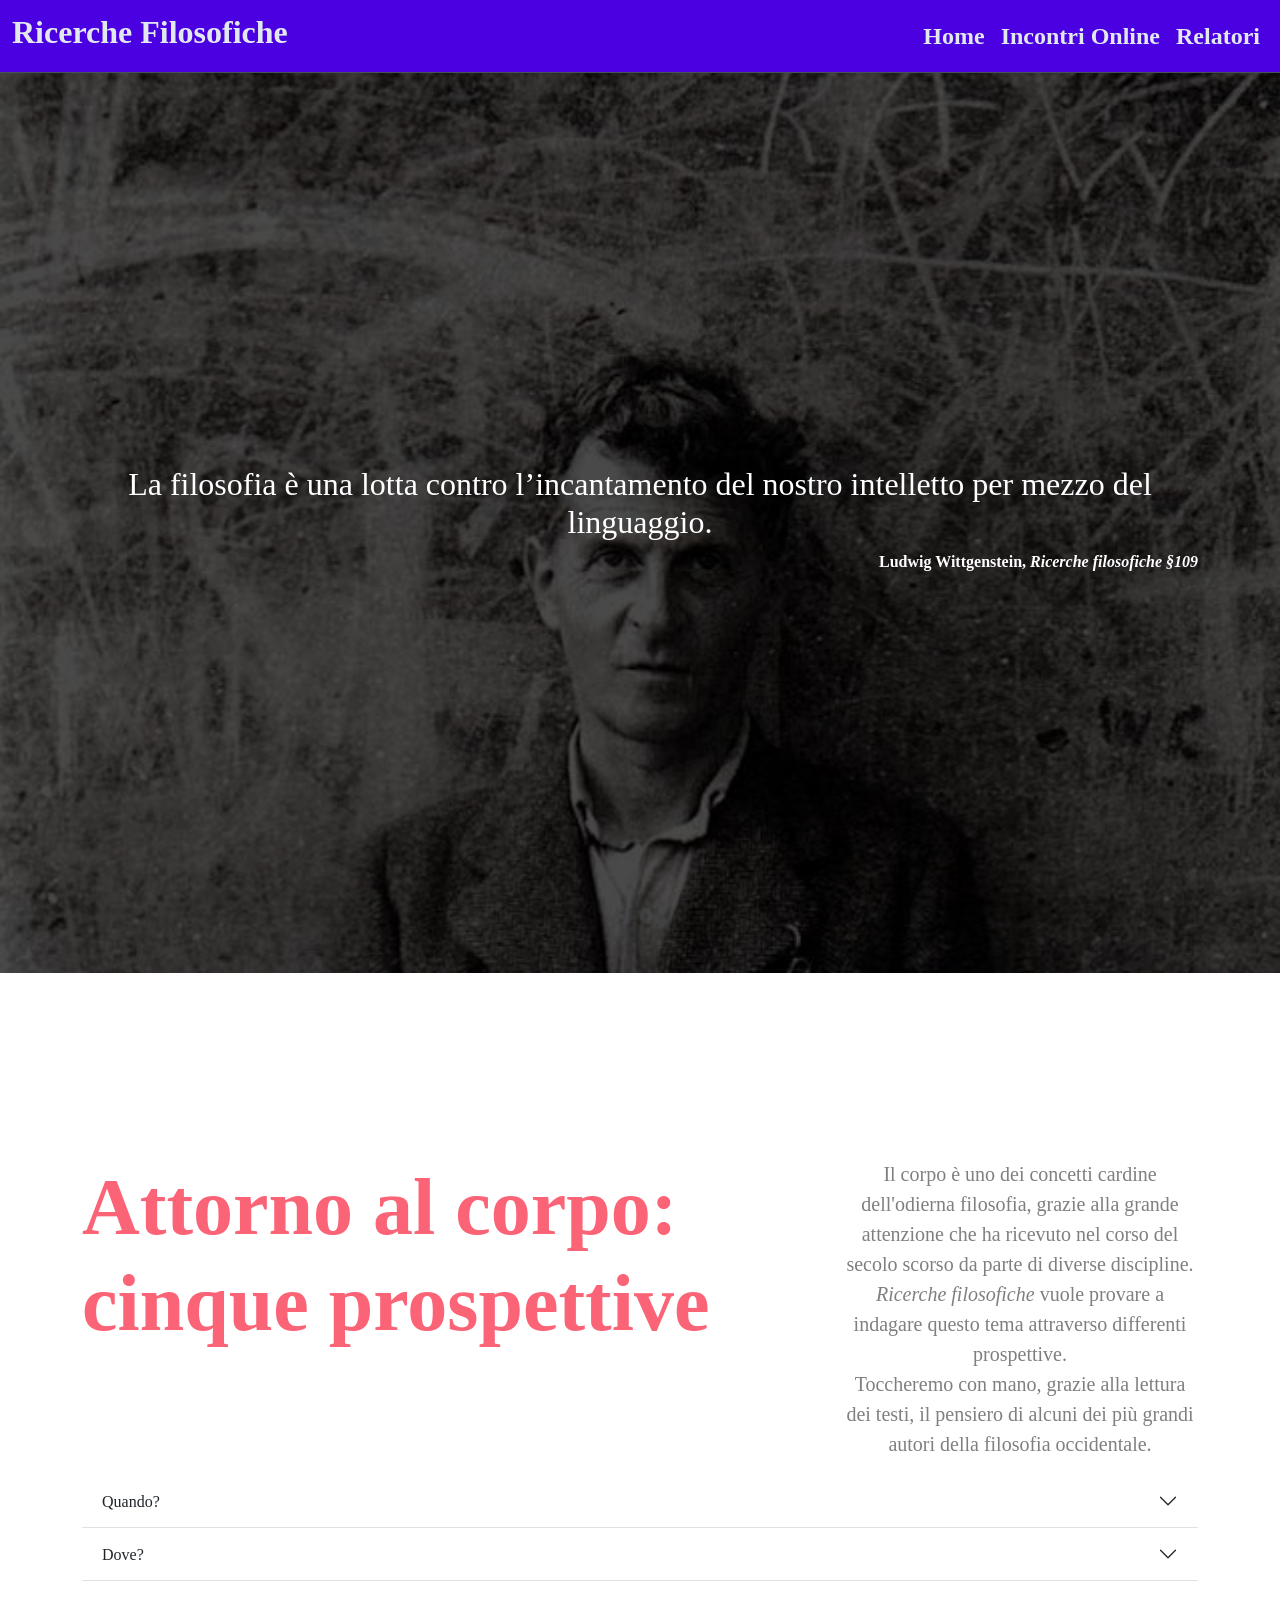
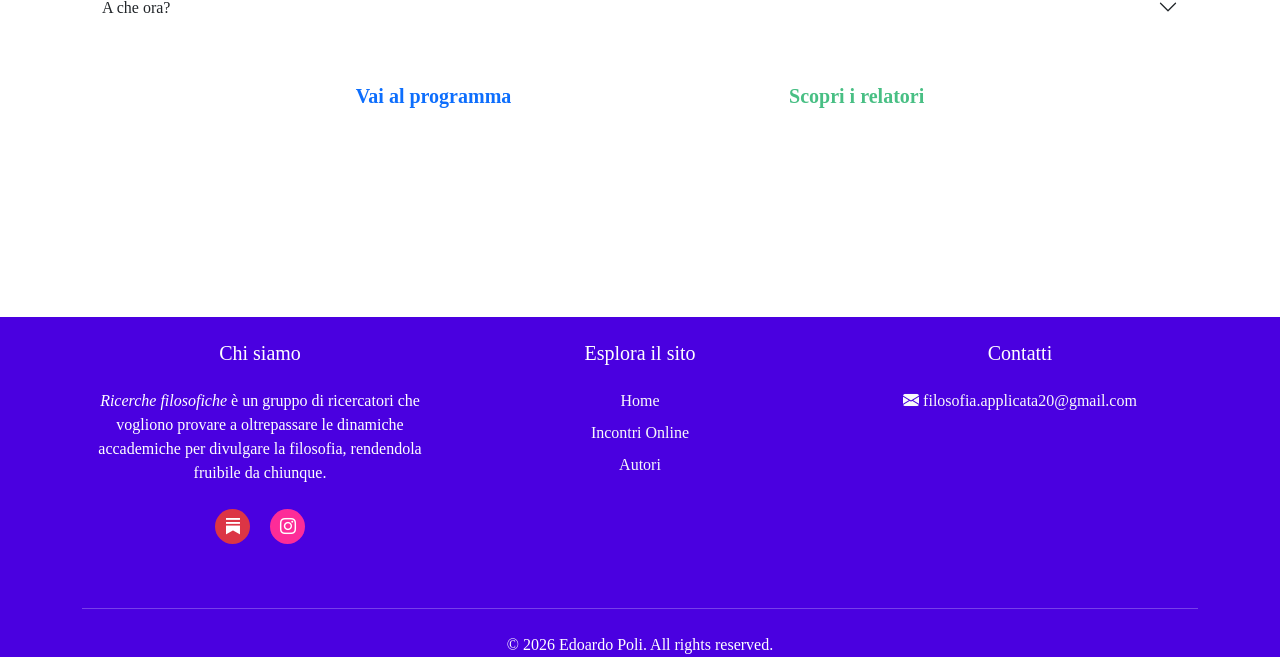
<file: index.html>
<!doctype html>
<html lang="en">
  <head>
    <meta charset="utf-8" />
    <meta name="viewport" content="width=device-width, initial-scale=1" />
    <title>Ricerche Filosofiche</title>
    <link
      href="https://cdn.jsdelivr.net/npm/bootstrap@5.3.8/dist/css/bootstrap.min.css"
      rel="stylesheet"
      integrity="sha384-sRIl4kxILFvY47J16cr9ZwB07vP4J8+LH7qKQnuqkuIAvNWLzeN8tE5YBujZqJLB"
      crossorigin="anonymous"
    />

    <link
      rel="stylesheet"
      href="https://cdn.jsdelivr.net/npm/bootstrap-icons@1.13.1/font/bootstrap-icons.min.css"
    />

    <link rel="stylesheet" href="style.css" />
  </head>
  <body>
    <!-- Navbar -->
    <nav
      class="navbar navbar-expand-lg border-bottom border-body"
      data-bs-theme="dark"
    >
      <div class="container-fluid">
        <a class="navbar-brand" href="index.html">
          <h2 class="navbar-titolo">Ricerche Filosofiche</h2></a
        >
        <button
          class="navbar-toggler border border-white"
          type="button"
          data-bs-toggle="collapse"
          data-bs-target="#navbarNav"
          aria-controls="navbarNav"
          aria-expanded="false"
          aria-label="Toggle navigation"
        >
          <span class="navbar-toggler-icon"></span>
        </button>
        <div
          class="collapse navbar-collapse justify-content-end"
          id="navbarNav"
        >
          <ul class="navbar-nav">
            <li class="nav-item">
              <a
                class="nav-link active fs-4"
                aria-current="page"
                href="index.html"
                >Home</a
              >
            </li>

            <li class="nav-item">
              <a class="nav-link fs-4" href="incontrionline.html"
                >Incontri Online</a
              >
            </li>
            <li class="nav-item">
              <a class="nav-link fs-4" href="autori.html">Relatori</a>
            </li>
          </ul>
        </div>
      </div>
    </nav>

    <!-- Hero Section -->

    <section class="hero-section">
      <div class="container mt-2">
        <div class="row">
          <div class="col">
            <h2>
              La filosofia è una lotta contro l’incantamento del nostro
              intelletto per mezzo del linguaggio.
            </h2>
            <p class="text-end">
              Ludwig Wittgenstein, <i> Ricerche filosofiche §109</i>
            </p>
          </div>
        </div>
      </div>
    </section>

    <section class="incontri-section">
      <div class="container">
        <div class="row">
          <div class="col-12 col-md-8 text-lg-start text-center">
            <h2 class="display-1 fw-bold titolo-home">
              Attorno al corpo: <br />cinque prospettive
            </h2>
          </div>

          <div class="col-12 col-md-4 text-center">
            <p class="lead text-black-50">
              Il corpo è uno dei concetti cardine dell'odierna filosofia, grazie
              alla grande attenzione che ha ricevuto nel corso del secolo scorso
              da parte di diverse discipline.
              <br />
              <i>Ricerche filosofiche</i> vuole provare a indagare questo tema
              attraverso differenti prospettive.
              <br />
              Toccheremo con mano, grazie alla lettura dei testi, il pensiero di
              alcuni dei più grandi autori della filosofia occidentale.
            </p>
          </div>
        </div>

        <div class="accordion accordion-flush" id="accordionFlushExample">
          <div class="accordion-item">
            <h2 class="accordion-header">
              <button
                class="accordion-button collapsed"
                type="button"
                data-bs-toggle="collapse"
                data-bs-target="#flush-collapseOne"
                aria-expanded="false"
                aria-controls="flush-collapseOne"
              >
                Quando?
              </button>
            </h2>
            <div
              id="flush-collapseOne"
              class="accordion-collapse collapse"
              data-bs-parent="#accordionFlushExample"
            >
              <div class="accordion-body fs-5">
                <p class="accordion-text">Dal 2 ottobre al 5 novembre</p>
              </div>
            </div>
          </div>
          <div class="accordion-item">
            <h2 class="accordion-header">
              <button
                class="accordion-button collapsed"
                type="button"
                data-bs-toggle="collapse"
                data-bs-target="#flush-collapseTwo"
                aria-expanded="false"
                aria-controls="flush-collapseTwo"
              >
                Dove?
              </button>
            </h2>
            <div
              id="flush-collapseTwo"
              class="accordion-collapse collapse"
              data-bs-parent="#accordionFlushExample"
            >
              <div class="accordion-body">
                <a
                  href="https://meet.jit.si/moderated/1618e1fb54a10b8853d592615b79fad582da89ba06adfb45648867e5769e796b"
                >
                  <p class="accordion-text fs-5">Collegati all'incontro</p></a
                >
              </div>
            </div>
          </div>
          <div class="accordion-item">
            <h2 class="accordion-header">
              <button
                class="accordion-button collapsed"
                type="button"
                data-bs-toggle="collapse"
                data-bs-target="#flush-collapseThree"
                aria-expanded="false"
                aria-controls="flush-collapseThree"
              >
                A che ora?
              </button>
            </h2>
            <div
              id="flush-collapseThree"
              class="accordion-collapse collapse"
              data-bs-parent="#accordionFlushExample"
            >
              <div class="accordion-body fs-5">
                <p class="accordion-text">21.00</p>
              </div>
            </div>
          </div>
        </div>

        <div class="d-flex justify-content-evenly gap-1 gap-media mt-5">
          <a href="incontrionline.html" class="vai-programma">
            <p class="lead fw-bolder">Vai al programma</p></a
          >

          <a href="autori.html" class="vai-relatori">
            <p class="lead fw-bolder">Scopri i relatori</p>
          </a>
        </div>
      </div>
    </section>

    <!--Footer-->
    <footer class="mt-5">
      <div class="container">
        <div class="row g-4 text-center">
          <!-- Info -->
          <div class="col-12 col-md-4">
            <h5 class="mb-4">Chi siamo</h5>
            <p class="mb-4">
              <i>Ricerche filosofiche</i> è un gruppo di ricercatori che
              vogliono provare a oltrepassare le dinamiche accademiche per
              divulgare la filosofia, rendendola fruibile da chiunque.
            </p>
            <div class="social-links">
              <a
                href="https://filosofiaapplicata.substack.com/"
                class="social-icon bg-danger"
              >
                <i class="bi bi-substack"></i>
              </a>
              <a
                href="https://www.instagram.com/filosofia_applicata/"
                class="social-icon instagram-icon"
              >
                <i class="bi bi-instagram"></i>
              </a>
            </div>
          </div>

          <!-- Quick Links -->
          <div class="col-12 col-md-4">
            <h5 class="mb-4">Esplora il sito</h5>
            <ul class="list-unstyled">
              <li class="mb-2">
                <a href="index.html" class="footer-link">Home</a>
              </li>
              <li class="mb-2">
                <a href="incontrionline.html" class="footer-link"
                  >Incontri Online</a
                >
              </li>
              <li class="mb-2">
                <a href="autori.html" class="footer-link">Autori</a>
              </li>
            </ul>
          </div>

          <!-- Contact Info -->
          <div class="col-12 col-md-4">
            <h5 class="mb-4">Contatti</h5>
            <ul class="list-unstyled">
              <li class="mb-3">
                <a
                  href="mailto:filosofia.applicata20@gmail.com"
                  class="footer-link"
                >
                  <i class="bi bi-envelope-fill"> </i>
                  filosofia.applicata20@gmail.com
                </a>
              </li>
            </ul>
          </div>
        </div>

        <!-- Copyright -->
        <div class="row mt-5">
          <div class="col-12">
            <hr class="mb-4" />
            <div class="text-center">
              <p class="mb-0">&copy; 2026 Edoardo Poli. All rights reserved.</p>
            </div>
          </div>
        </div>
      </div>
    </footer>

    <script
      src="https://cdn.jsdelivr.net/npm/bootstrap@5.3.8/dist/js/bootstrap.bundle.min.js"
      integrity="sha384-FKyoEForCGlyvwx9Hj09JcYn3nv7wiPVlz7YYwJrWVcXK/BmnVDxM+D2scQbITxI"
      crossorigin="anonymous"
    ></script>
  </body>
</html>
</file>
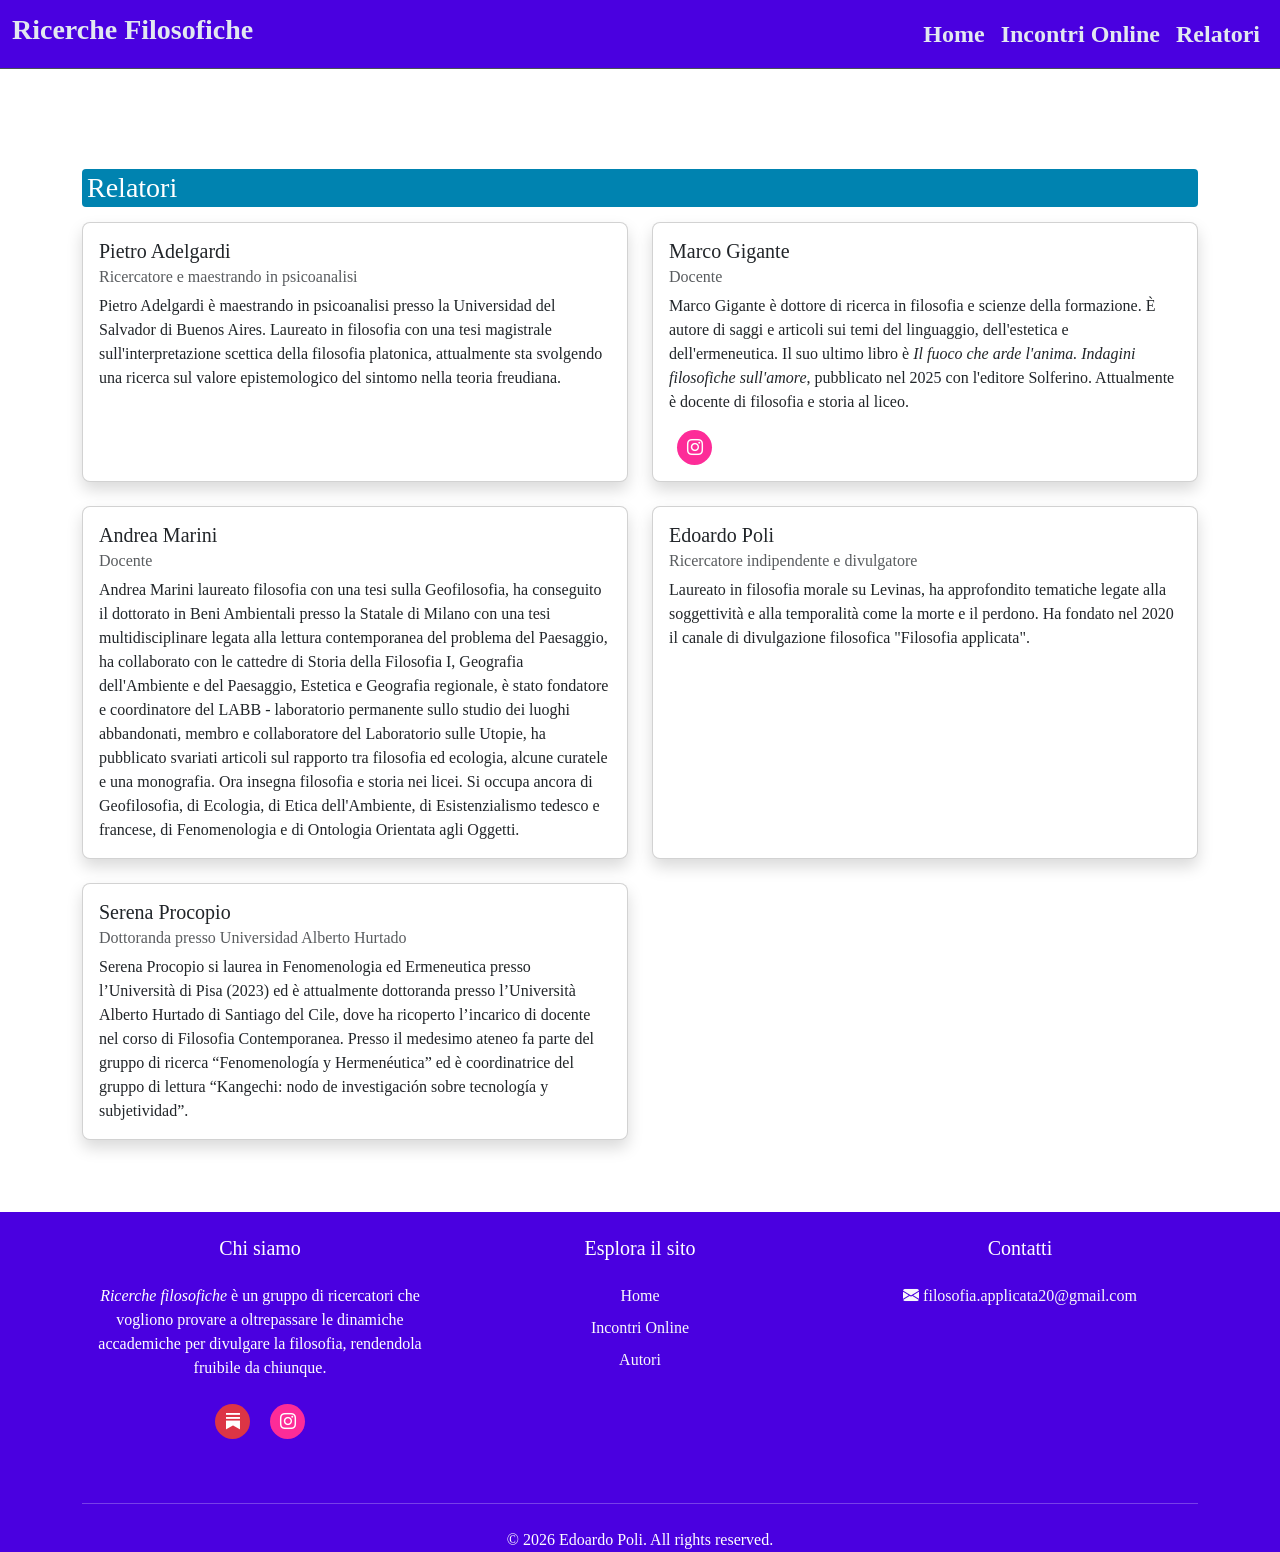
<file: autori.html>
<!doctype html>
<html lang="en">
  <head>
    <meta charset="utf-8" />
    <meta name="viewport" content="width=device-width, initial-scale=1" />
    <title>Ricerche Filosofiche</title>
    <link
      href="https://cdn.jsdelivr.net/npm/bootstrap@5.3.8/dist/css/bootstrap.min.css"
      rel="stylesheet"
      integrity="sha384-sRIl4kxILFvY47J16cr9ZwB07vP4J8+LH7qKQnuqkuIAvNWLzeN8tE5YBujZqJLB"
      crossorigin="anonymous"
    />

    <link
      rel="stylesheet"
      href="https://cdn.jsdelivr.net/npm/bootstrap-icons@1.13.1/font/bootstrap-icons.min.css"
    />

    <link rel="stylesheet" href="style.css" />
  </head>
  <body>
    <!-- Navbar -->
    <!-- Navbar -->
    <nav
      class="navbar navbar-expand-lg border-bottom border-body"
      data-bs-theme="dark"
    >
      <div class="container-fluid">
        <a class="navbar-brand" href="index.html">
          <h3 class="navbar-titolo">Ricerche Filosofiche</h3></a
        >
        <button
          class="navbar-toggler border border-white"
          type="button"
          data-bs-toggle="collapse"
          data-bs-target="#navbarNav"
          aria-controls="navbarNav"
          aria-expanded="false"
          aria-label="Toggle navigation"
        >
          <span class="navbar-toggler-icon"></span>
        </button>
        <div
          class="collapse navbar-collapse justify-content-end"
          id="navbarNav"
        >
          <ul class="navbar-nav">
            <li class="nav-item">
              <a class="nav-link active fs-4" aria-current="page" href="index.html"
                >Home</a
              >
            </li>

            <li class="nav-item">
              <a class="nav-link fs-4" href="incontrionline.html"
                >Incontri Online</a
              >
            </li>
            <li class="nav-item">
              <a class="nav-link fs-4" href="autori.html">Relatori</a>
            </li>
          </ul>
        </div>
      </div>
    </nav>


    <section class="">
      <div class="container mt-5 py-5">
        <div class="mt-1">
          <h3 class="titolo-autori">Relatori</h3>
        </div>
        <div class="row g-4 mb-4">
          <div class="col-12 col-md-6" id="pietroadelgardi">
            <div class="card card-autore shadow rounded-3">
              <div class="card-body">
                <h5 class="card-title" ">
                  Pietro Adelgardi
                </h5>
                <h6 class="card-subtitle mb-2 text-body-secondary">
                  Ricercatore e maestrando in psicoanalisi
                </h6>
                <p class="card-text">
                  Pietro Adelgardi è maestrando in psicoanalisi presso la
                  Universidad del Salvador di Buenos Aires. Laureato in
                  filosofia con una tesi magistrale sull'interpretazione
                  scettica della filosofia platonica, attualmente sta svolgendo
                  una ricerca sul valore epistemologico del sintomo nella teoria
                  freudiana.
                </p>
              </div>
            </div>
          </div>

          <div class="col-12 col-md-6" id="marcogigante">
            <div class="card card-autore shadow rounded-3">
              <div class="card-body">
                <h5 class="card-title" >Marco Gigante</h5>
                <h6 class="card-subtitle mb-2 text-body-secondary">Docente</h6>
                <p class="card-text">
                  Marco Gigante è dottore di ricerca in filosofia e scienze
                  della formazione. È autore di saggi e articoli sui temi del
                  linguaggio, dell'estetica e dell'ermeneutica. Il suo ultimo libro è
                  <i>Il fuoco che arde l'anima. Indagini filosofiche sull'amore</i>,
                  pubblicato nel 2025 con l'editore Solferino. Attualmente è
                  docente di filosofia e storia al liceo.
                </p>
                <a
                  href="https://www.instagram.com/marco_gigante2022/"
                  class="social-icon instagram-icon"
                >
                  <i class="bi bi-instagram"></i>
                </a>
              </div>
            </div>
          </div>
        </div>

        <div class="row g-4 mb-4">
          <div class="col-12 col-md-6" id="andreamarini">
            <div class="card card-autore shadow rounded-3">
              <div class="card-body">
                <h5 class="card-title" >Andrea Marini</h5>
                <h6 class="card-subtitle mb-2 text-body-secondary">Docente</h6>
                <p class="card-text">
                  Andrea Marini laureato filosofia con una tesi sulla
                  Geofilosofia, ha conseguito il dottorato in Beni Ambientali
                  presso la Statale di Milano con una tesi multidisciplinare
                  legata alla lettura contemporanea del problema del Paesaggio,
                  ha collaborato con le cattedre di Storia della Filosofia I,
                  Geografia dell'Ambiente e del Paesaggio, Estetica e Geografia
                  regionale, è stato fondatore e coordinatore del LABB -
                  laboratorio permanente sullo studio dei luoghi abbandonati,
                  membro e collaboratore del Laboratorio sulle Utopie, ha
                  pubblicato svariati articoli sul rapporto tra filosofia ed
                  ecologia, alcune curatele e una monografia. Ora insegna
                  filosofia e storia nei licei. Si occupa ancora di
                  Geofilosofia, di Ecologia, di Etica dell'Ambiente, di
                  Esistenzialismo tedesco e francese, di Fenomenologia e di
                  Ontologia Orientata agli Oggetti.
                </p>
              </div>
            </div>
          </div>

          <div class="col-12 col-md-6" id="edoardopoli">
            <div class="card card-autore shadow rounded-3">
              <div class="card-body">
                <h5 class="card-title">Edoardo Poli</h5>
                <h6 class="card-subtitle mb-2 text-body-secondary">
                  Ricercatore indipendente e divulgatore
                </h6>
                <p class="card-text">
                  Laureato in filosofia morale su Levinas, ha approfondito
                  tematiche legate alla soggettività e alla temporalità come la
                  morte e il perdono. Ha fondato nel 2020 il canale di
                  divulgazione filosofica "Filosofia applicata".
                </p>
              </div>
            </div>
          </div>
        </div>

        <div class="row g-4">
          <div class="col-12 col-md-6" id="serenaprocopio">
            <div class="card card-autore shadow rounded-3">
              <div class="card-body">
                <h5 class="card-title" >Serena Procopio</h5>
                <h6 class="card-subtitle mb-2 text-body-secondary">
                  Dottoranda presso Universidad Alberto Hurtado
                </h6>
                <p class="card-text">
                  Serena Procopio si laurea in Fenomenologia ed Ermeneutica
                  presso l’Università di Pisa (2023) ed è attualmente dottoranda
                  presso l’Università Alberto Hurtado di Santiago del Cile, dove
                  ha ricoperto l’incarico di docente nel corso di Filosofia
                  Contemporanea. Presso il medesimo ateneo fa parte del gruppo
                  di ricerca “Fenomenología y Hermenéutica” ed è coordinatrice
                  del gruppo di lettura “Kangechi: nodo de investigación sobre
                  tecnología y subjetividad”.
                </p>
              </div>
            </div>
          </div>
        </div>
      </div>
    </section>

    <!--Footer-->
      <!--Footer-->
    <footer class="mt-5">
      <div class="container">
        <div class="row g-4 text-center">
          <!-- Info -->
          <div class="col-12 col-md-4">
            <h5 class="mb-4">Chi siamo</h5>
            <p class="mb-4">
              <i>Ricerche filosofiche</i> è un gruppo di ricercatori che
              vogliono provare a oltrepassare le dinamiche accademiche per
              divulgare la filosofia, rendendola fruibile da chiunque.
            </p>
            <div class="social-links">
              <a
                href="https://filosofiaapplicata.substack.com/"
                class="social-icon bg-danger"
              >
                <i class="bi bi-substack"></i>
              </a>
              <a
                href="https://www.instagram.com/filosofia_applicata/"
                class="social-icon instagram-icon"
              >
                <i class="bi bi-instagram"></i>
              </a>
            </div>
          </div>

          <!-- Quick Links -->
          <div class="col-12 col-md-4">
            <h5 class="mb-4">Esplora il sito</h5>
            <ul class="list-unstyled">
              <li class="mb-2">
                <a href="index.html" class="footer-link">Home</a>
              </li>
              <li class="mb-2">
                <a href="incontrionline.html" class="footer-link"
                  >Incontri Online</a
                >
              </li>
              <li class="mb-2">
                <a href="autori.html" class="footer-link">Autori</a>
              </li>
            </ul>
          </div>

          <!-- Contact Info -->
          <div class="col-12 col-md-4">
            <h5 class="mb-4">Contatti</h5>
            <ul class="list-unstyled">
              <li class="mb-3">
                <a
                  href="mailto:filosofia.applicata20@gmail.com"
                  class="footer-link"
                >
                  <i class="bi bi-envelope-fill"> </i>
                  filosofia.applicata20@gmail.com
                </a>
              </li>
            </ul>
          </div>
        </div>

        <!-- Copyright -->
        <div class="row mt-5">
          <div class="col-12">
            <hr class="mb-4" />
            <div class="text-center">
              <p class="mb-0">&copy; 2026 Edoardo Poli. All rights reserved.</p>
            </div>
          </div>
        </div>
      </div>
    </footer>


    <script
      src="https://cdn.jsdelivr.net/npm/bootstrap@5.3.8/dist/js/bootstrap.bundle.min.js"
      integrity="sha384-FKyoEForCGlyvwx9Hj09JcYn3nv7wiPVlz7YYwJrWVcXK/BmnVDxM+D2scQbITxI"
      crossorigin="anonymous"
    ></script>
  </body>
</html>
</file>
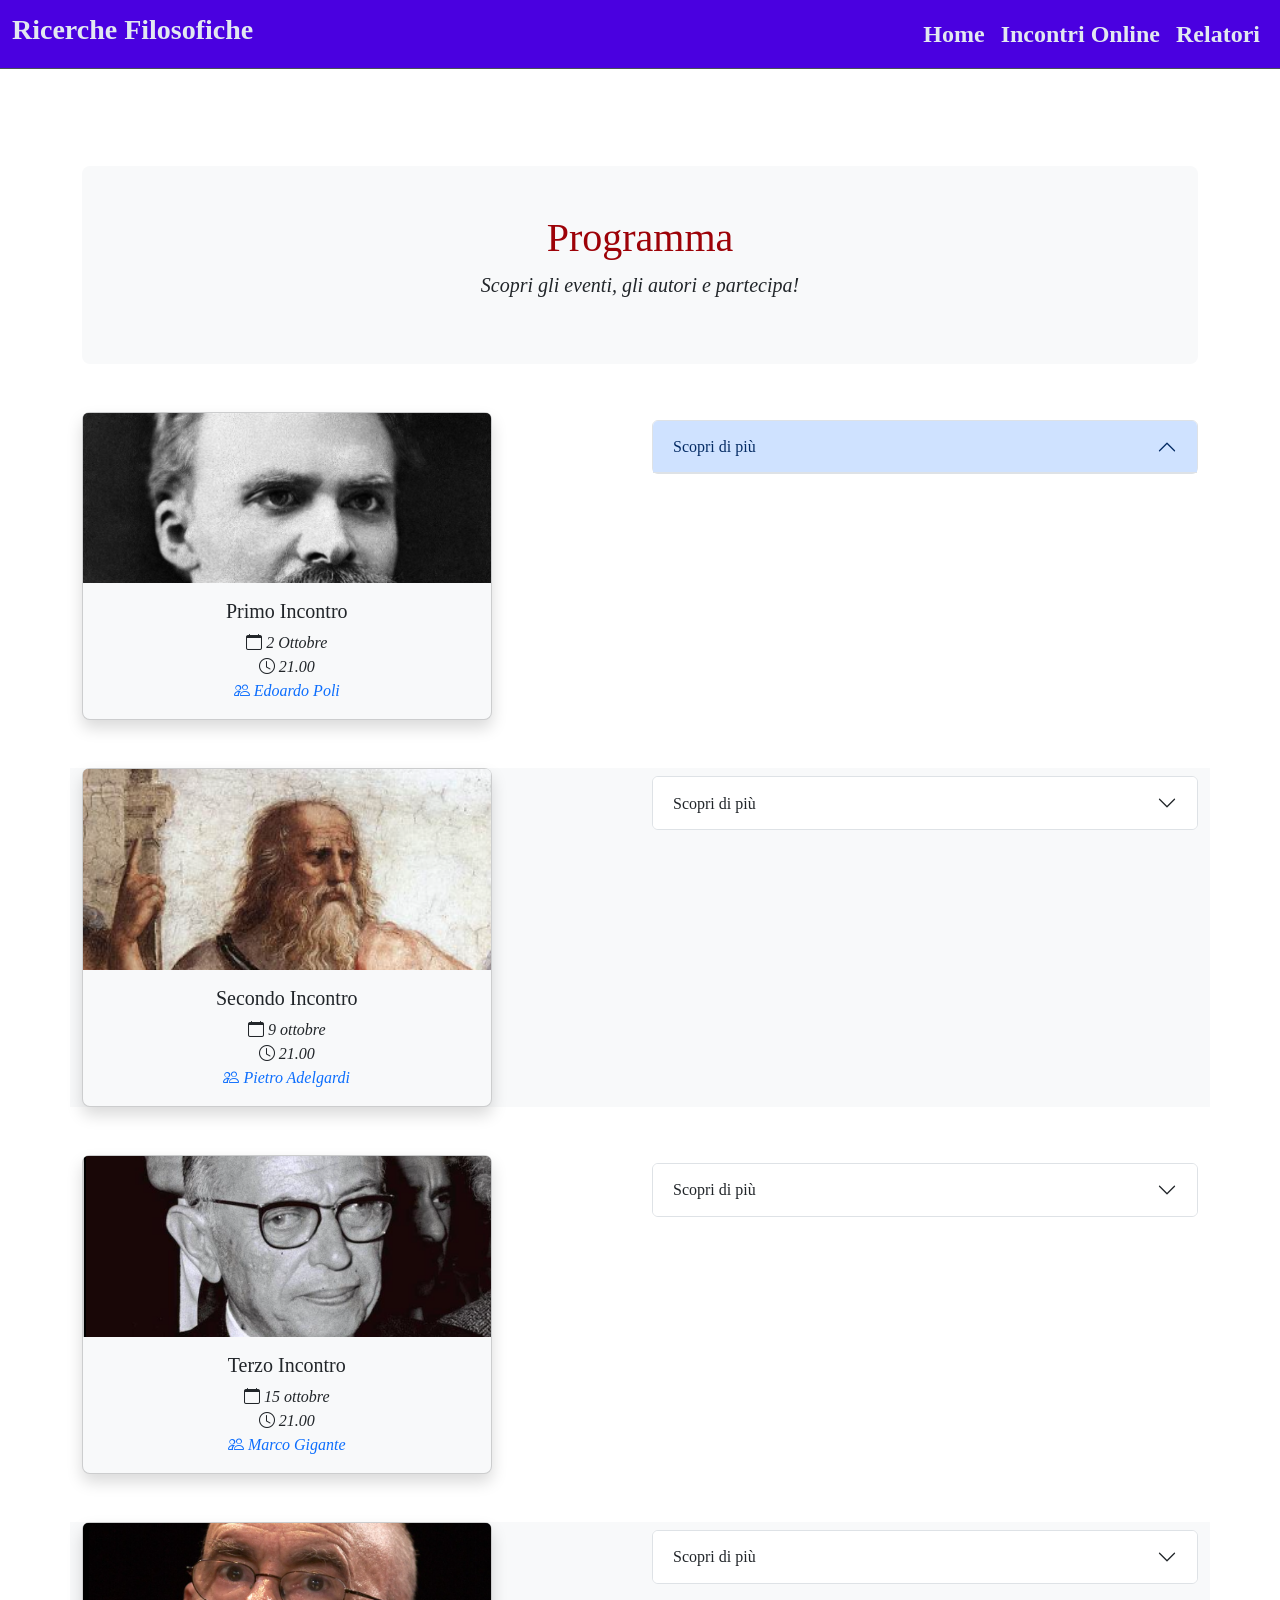
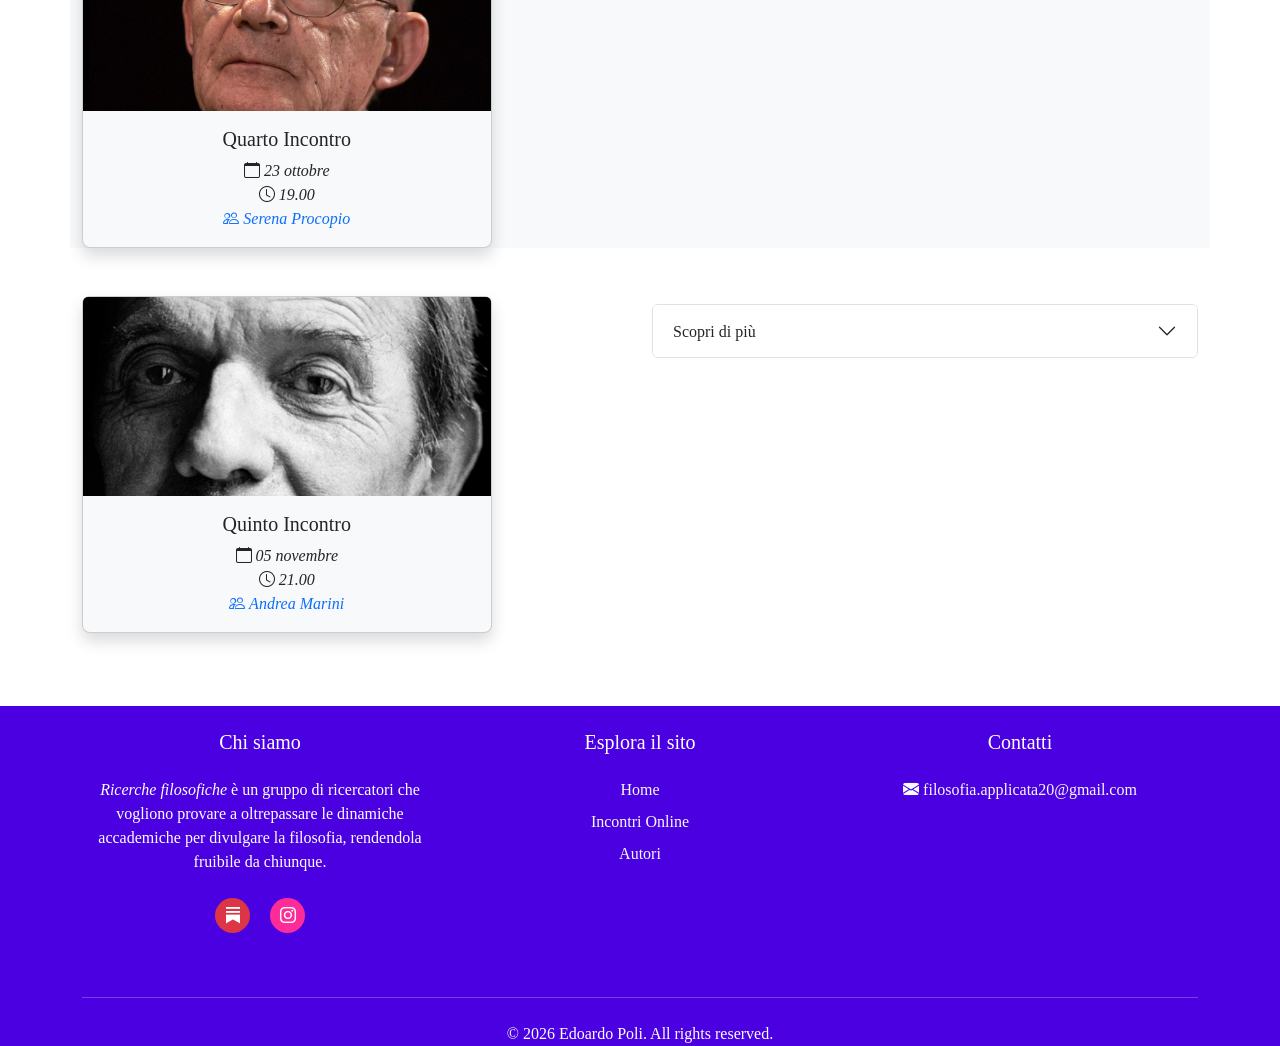
<file: incontrionline.html>
<!doctype html>
<html lang="en">
  <head>
    <meta charset="utf-8" />
    <meta name="viewport" content="width=device-width, initial-scale=1" />
    <title>Ricerche Filosofiche</title>
    <link
      href="https://cdn.jsdelivr.net/npm/bootstrap@5.3.8/dist/css/bootstrap.min.css"
      rel="stylesheet"
      integrity="sha384-sRIl4kxILFvY47J16cr9ZwB07vP4J8+LH7qKQnuqkuIAvNWLzeN8tE5YBujZqJLB"
      crossorigin="anonymous"
    />

    <link
      rel="stylesheet"
      href="https://cdn.jsdelivr.net/npm/bootstrap-icons@1.13.1/font/bootstrap-icons.min.css"
    />

    <link rel="stylesheet" href="style.css" />
    <link
      href="https://cdnjs.cloudflare.com/ajax/libs/font-awesome/6.4.2/css/all.min.css"
      rel="stylesheet"
    />
  </head>
  <body>
    <!-- Navbar -->
    <!-- Navbar -->
    <nav
      class="navbar navbar-expand-lg border-bottom border-body"
      data-bs-theme="dark"
    >
      <div class="container-fluid">
        <a class="navbar-brand" href="index.html">
          <h3 class="navbar-titolo">Ricerche Filosofiche</h3></a
        >
        <button
          class="navbar-toggler border border-white"
          type="button"
          data-bs-toggle="collapse"
          data-bs-target="#navbarNav"
          aria-controls="navbarNav"
          aria-expanded="false"
          aria-label="Toggle navigation"
        >
          <span class="navbar-toggler-icon"></span>
        </button>
        <div
          class="collapse navbar-collapse justify-content-end"
          id="navbarNav"
        >
          <ul class="navbar-nav">
            <li class="nav-item">
              <a
                class="nav-link active fs-4"
                aria-current="page"
                href="index.html"
                >Home</a
              >
            </li>

            <li class="nav-item">
              <a class="nav-link fs-4" href="incontrionline.html"
                >Incontri Online</a
              >
            </li>
            <li class="nav-item">
              <a class="nav-link fs-4" href="autori.html">Relatori</a>
            </li>
          </ul>
        </div>
      </div>
    </nav>

    <!-- Programma -->

    <section class="programma mt-5" id="programma ">
      <div class="container my-5">
        <div class="p-5 text-center bg-body-tertiary rounded-3">
          <h1 class="jumbo-title">Programma</h1>
          <p class="lead fst-italic">
            Scopri gli eventi, gli autori e partecipa!
          </p>
        </div>

        <!-- Primo incontro -->

        <div class="row mt-5">
          <div class="col-12 col-md-6">
            <div class="card bg-body-tertiary rounded-3 shadow">
              <img
                src="images/Nietzsche_volto.png"
                class="card-img-top"
                alt="Nietzsche"
              />
              <div class="card-body text-center d-flex flex-column">
                <h5 class="card-title">Primo Incontro</h5>
                <i class="bi bi-calendar"> 2 Ottobre</i>
                <i class="bi bi-clock"> 21.00</i>
                <a href="autori.html#edoardopoli">
                  <i class="bi bi-people"> Edoardo Poli </i></a
                >
              </div>
            </div>
          </div>

          <div class="col-12 col-md-6 mt-2">
            <div class="accordion" id="accordion_uno">
              <div class="accordion-item">
                <h2 class="accordion-header">
                  <button
                    class="accordion-button"
                    type="button"
                    data-bs-toggle="collapse"
                    data-bs-target="#collapseOne"
                    aria-expanded="false"
                    aria-controls="collapseOne"
                  >
                    Scopri di più
                  </button>
                </h2>
                <div
                  id="collapseOne"
                  class="accordion-collapse collapse"
                  data-bs-parent="#accordion_uno"
                >
                  <div class="accordion-body">
                    <i class="bi bi-question-circle">
                      <i>
                        Quando abbiamo cominciato a rivalutare il corpo?</i
                      ></i
                    >
                    <br />
                    <i class="bi bi-file-person">
                      <i>Filosofo:</i> <b> Friedrich Nietzsche</b>
                    </i>
                  </div>
                </div>
              </div>
            </div>
          </div>
        </div>

        <!-- Secondo incontro -->
        <div class="row mt-5 bg-body-tertiary">
          <div class="col-12 col-md-6">
            <div class="card bg-body-tertiary rounded-3 shadow">
              <img
                src="images/plato_volto.png"
                class="card-img-top"
                alt="Platone"
              />
              <div class="card-body text-center d-flex flex-column">
                <h5 class="card-title">Secondo Incontro</h5>
                <i class="bi bi-calendar"> 9 ottobre </i>
                <i class="bi bi-clock"> 21.00</i>
                <a href="autori.html#pietroadelgardi">
                  <i class="bi bi-people"> Pietro Adelgardi </i>
                </a>
              </div>
            </div>
          </div>

          <div class="col-12 col-md-6 mt-2">
            <div class="accordion" id="platone">
              <div class="accordion-item">
                <h2 class="accordion-header">
                  <button
                    class="accordion-button collapsed"
                    type="button"
                    data-bs-toggle="collapse"
                    data-bs-target="#collapseTwo"
                    aria-expanded="false"
                    aria-controls="collapseTwo"
                  >
                    Scopri di più
                  </button>
                </h2>
                <div
                  id="collapseTwo"
                  class="accordion-collapse collapse"
                  data-bs-parent="#accordion_platone"
                >
                  <div class="accordion-body">
                    <i class="bi bi-question-circle">
                      <i>La filosofia platonica condanna il corpo?</i>
                    </i>
                    <br />
                    <i class="bi bi-file-person">
                      <i>Filosofo:</i> <b> Platone</b>
                    </i>
                  </div>
                </div>
              </div>
            </div>
          </div>
        </div>

        <!--Terzo Incontro-->

        <div class="row mt-5">
          <div class="col-12 col-md-6">
            <div class="card bg-body-tertiary rounded-3 shadow">
              <img
                src="images/sartre_volto.png"
                class="card-img-top"
                alt="Sartre"
              />
              <div class="card-body text-center d-flex flex-column">
                <h5 class="card-title">Terzo Incontro</h5>
                <i class="bi bi-calendar"> 15 ottobre </i>
                <i class="bi bi-clock"> 21.00</i>
                <a href="autori.html#marcogigante"
                  ><i class="bi bi-people"> Marco Gigante </i></a
                >
              </div>
            </div>
          </div>

          <div class="col-12 col-md-6 mt-2">
            <div class="accordion" id="sartre">
              <div class="accordion-item">
                <h2 class="accordion-header">
                  <button
                    class="accordion-button collapsed"
                    type="button"
                    data-bs-toggle="collapse"
                    data-bs-target="#collapseThree"
                    aria-expanded="false"
                    aria-controls="collapseThree"
                  >
                    Scopri di più
                  </button>
                </h2>
                <div
                  id="collapseThree"
                  class="accordion-collapse collapse"
                  data-bs-parent="#sartre"
                >
                  <div class="accordion-body">
                    <i class="bi bi-question-circle">
                      <i>Corpo e vergogna: come e da dove? </i>
                    </i>
                    <br />
                    <i class="bi bi-file-person">
                      <i>Filosofo:</i>
                      <b>Jean-Paul Sartre ed Emmanuel Levinas</b>
                    </i>
                  </div>
                </div>
              </div>
            </div>
          </div>
        </div>

        <!-- Quarto incontro -->
        <div class="row mt-5 bg-body-tertiary">
          <div class="col-12 col-md-6">
            <div class="card bg-body-tertiary rounded-3 shadow">
              <img
                src="images/nancy_volto.png"
                class="card-img-top"
                alt="Nancy"
              />
              <div class="card-body text-center d-flex flex-column">
                <h5 class="card-title">Quarto Incontro</h5>
                <i class="bi bi-calendar"> 23 ottobre </i>
                <i class="bi bi-clock"> 19.00</i>
                <a href="autori.html#serenaprocopio"
                  ><i class="bi bi-people"> Serena Procopio </i></a
                >
              </div>
            </div>
          </div>

          <div class="col-12 col-md-6 mt-2">
            <div class="accordion" id="nancy">
              <div class="accordion-item">
                <h2 class="accordion-header">
                  <button
                    class="accordion-button collapsed"
                    type="button"
                    data-bs-toggle="collapse"
                    data-bs-target="#collapseFour"
                    aria-expanded="false"
                    aria-controls="collapseFour"
                  >
                    Scopri di più
                  </button>
                </h2>
                <div
                  id="collapseFour"
                  class="accordion-collapse collapse"
                  data-bs-parent="#nancy"
                >
                  <div class="accordion-body">
                    <i class="bi bi-question-circle">
                      <i>Il corpo di chi? </i>
                    </i>
                    <br />
                    <i class="bi bi-file-person">
                      <i>Filosofo:</i>
                      <b>Jean-Luc Nancy</b>
                    </i>
                  </div>
                </div>
              </div>
            </div>
          </div>
        </div>

        <!-- Quinto incontro -->
        <div class="row mt-5">
          <div class="col-12 col-md-6">
            <div class="card bg-body-tertiary rounded-3 shadow">
              <img
                src="images/deleuze_volto.png"
                class="card-img-top"
                alt="Deleuze"
              />
              <div class="card-body text-center d-flex flex-column">
                <h5 class="card-title">Quinto Incontro</h5>
                <i class="bi bi-calendar"> 05 novembre </i>
                <i class="bi bi-clock"> 21.00</i>
                <a href="autori.html#andreamarini"
                  ><i class="bi bi-people"> Andrea Marini </i></a
                >
              </div>
            </div>
          </div>

          <div class="col-12 col-md-6 mt-2">
            <div class="accordion" id="deleuze">
              <div class="accordion-item">
                <h2 class="accordion-header">
                  <button
                    class="accordion-button collapsed"
                    type="button"
                    data-bs-toggle="collapse"
                    data-bs-target="#collapseFive"
                    aria-expanded="false"
                    aria-controls="collapseFive"
                  >
                    Scopri di più
                  </button>
                </h2>
                <div
                  id="collapseFive"
                  class="accordion-collapse collapse"
                  data-bs-parent="#deleuze"
                >
                  <div class="accordion-body">
                    <i class="bi bi-question-circle">
                      <i>È possibile un corpo? </i>
                    </i>
                    <br />
                    <i class="bi bi-file-person">
                      <i>Filosofi:</i>
                      <b>Gilles Deleuze e Baruch Spinoza</b>
                    </i>
                  </div>
                </div>
              </div>
            </div>
          </div>
        </div>
      </div>
    </section>

    <!--Footer-->
    <!--Footer-->
    <footer class="mt-5">
      <div class="container">
        <div class="row g-4 text-center">
          <!-- Info -->
          <div class="col-12 col-md-4">
            <h5 class="mb-4">Chi siamo</h5>
            <p class="mb-4">
              <i>Ricerche filosofiche</i> è un gruppo di ricercatori che
              vogliono provare a oltrepassare le dinamiche accademiche per
              divulgare la filosofia, rendendola fruibile da chiunque.
            </p>
            <div class="social-links">
              <a
                href="https://filosofiaapplicata.substack.com/"
                class="social-icon bg-danger"
              >
                <i class="bi bi-substack"></i>
              </a>
              <a
                href="https://www.instagram.com/filosofia_applicata/"
                class="social-icon instagram-icon"
              >
                <i class="bi bi-instagram"></i>
              </a>
            </div>
          </div>

          <!-- Quick Links -->
          <div class="col-12 col-md-4">
            <h5 class="mb-4">Esplora il sito</h5>
            <ul class="list-unstyled">
              <li class="mb-2">
                <a href="index.html" class="footer-link">Home</a>
              </li>
              <li class="mb-2">
                <a href="incontrionline.html" class="footer-link"
                  >Incontri Online</a
                >
              </li>
              <li class="mb-2">
                <a href="autori.html" class="footer-link">Autori</a>
              </li>
            </ul>
          </div>

          <!-- Contact Info -->
          <div class="col-12 col-md-4">
            <h5 class="mb-4">Contatti</h5>
            <ul class="list-unstyled">
              <li class="mb-3">
                <a
                  href="mailto:filosofia.applicata20@gmail.com"
                  class="footer-link"
                >
                  <i class="bi bi-envelope-fill"> </i>
                  filosofia.applicata20@gmail.com
                </a>
              </li>
            </ul>
          </div>
        </div>

        <!-- Copyright -->
        <div class="row mt-5">
          <div class="col-12">
            <hr class="mb-4" />
            <div class="text-center">
              <p class="mb-0">&copy; 2026 Edoardo Poli. All rights reserved.</p>
            </div>
          </div>
        </div>
      </div>
    </footer>

    <script
      src="https://cdn.jsdelivr.net/npm/bootstrap@5.3.8/dist/js/bootstrap.bundle.min.js"
      integrity="sha384-FKyoEForCGlyvwx9Hj09JcYn3nv7wiPVlz7YYwJrWVcXK/BmnVDxM+D2scQbITxI"
      crossorigin="anonymous"
    ></script>
  </body>
</html>
</file>
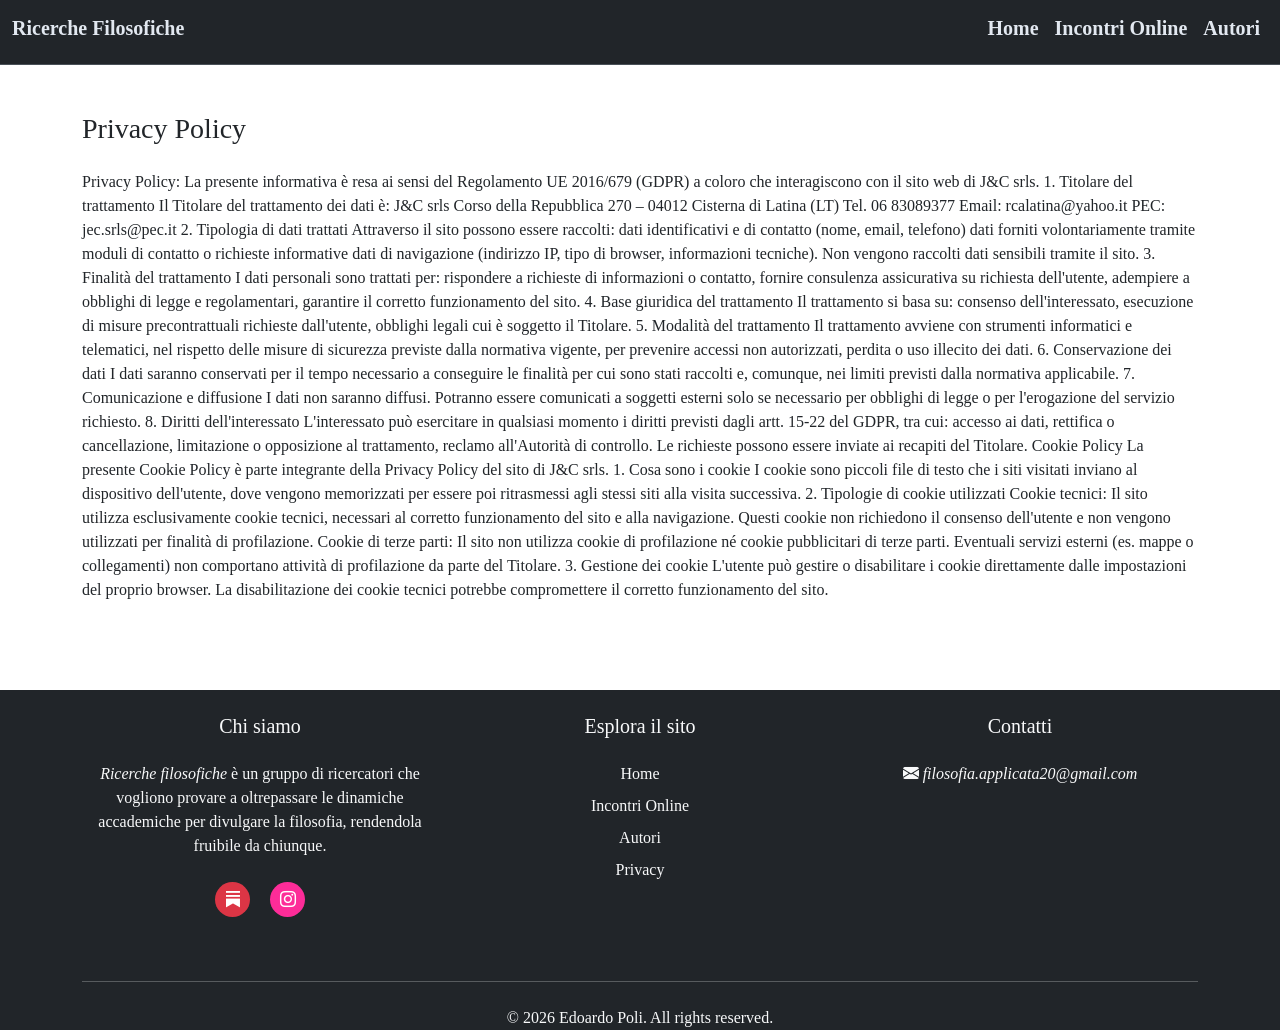
<file: privacy.html>
<!doctype html>
<html lang="it">
  <head>
    <meta charset="utf-8" />
    <meta name="viewport" content="width=device-width, initial-scale=1" />
    <title>Privacy Policy | Ricerche Filosofiche</title>
    <link
      href="https://cdn.jsdelivr.net/npm/bootstrap@5.3.8/dist/css/bootstrap.min.css"
      rel="stylesheet"
      integrity="sha384-sRIl4kxILFvY47J16cr9ZwB07vP4J8+LH7qKQnuqkuIAvNWLzeN8tE5YBujZqJLB"
      crossorigin="anonymous"
    />
    <link
      rel="stylesheet"
      href="https://cdn.jsdelivr.net/npm/bootstrap-icons@1.13.1/font/bootstrap-icons.min.css"
    />

    <link rel="stylesheet" href="style.css" />
  </head>
  <body>
    <!-- Navbar -->
    <nav
      class="navbar navbar-expand-lg bg-dark border-bottom border-body fixed-top"
      data-bs-theme="dark"
    >
      <div class="container-fluid">
        <a class="navbar-brand text-white" href="index.html">
          <h5 class="navbar-titolo">Ricerche Filosofiche</h5></a
        >
        <button
          class="navbar-toggler border border-white"
          type="button"
          data-bs-toggle="collapse"
          data-bs-target="#navbarNav"
          aria-controls="navbarNav"
          aria-expanded="false"
          aria-label="Toggle navigation"
        >
          <span class="navbar-toggler-icon"></span>
        </button>
        <div
          class="collapse navbar-collapse justify-content-end"
          id="navbarNav"
        >
          <ul class="navbar-nav">
            <li class="nav-item">
              <a class="nav-link" href="index.html"><h5>Home</h5></a>
            </li>

            <li class="nav-item">
              <a class="nav-link" href="incontrionline.html"
                ><h5>Incontri Online</h5></a
              >
            </li>
            <li class="nav-item">
              <a class="nav-link" href="autori.html"><h5>Autori</h5></a>
            </li>
          </ul>
        </div>
      </div>
    </nav>

    <!-- Privacy Policy -->
    <section>
      <div class="container mt-5 py-5 privacy-content">
        <div class="mt-3 mb-4">
          <h3>Privacy Policy</h3>
        </div>

        <p>
          Privacy Policy: La presente informativa è resa ai sensi del
          Regolamento UE 2016/679 (GDPR) a coloro che interagiscono con il sito
          web di J&C srls. 1. Titolare del trattamento Il Titolare del
          trattamento dei dati è: J&C srls Corso della Repubblica 270 – 04012
          Cisterna di Latina (LT) Tel. 06 83089377 Email: rcalatina@yahoo.it
          PEC: jec.srls@pec.it 2. Tipologia di dati trattati Attraverso il sito
          possono essere raccolti: dati identificativi e di contatto (nome,
          email, telefono) dati forniti volontariamente tramite moduli di
          contatto o richieste informative dati di navigazione (indirizzo IP,
          tipo di browser, informazioni tecniche). Non vengono raccolti dati
          sensibili tramite il sito. 3. Finalità del trattamento I dati
          personali sono trattati per: rispondere a richieste di informazioni o
          contatto, fornire consulenza assicurativa su richiesta dell'utente,
          adempiere a obblighi di legge e regolamentari, garantire il corretto
          funzionamento del sito. 4. Base giuridica del trattamento Il
          trattamento si basa su: consenso dell'interessato, esecuzione di
          misure precontrattuali richieste dall'utente, obblighi legali cui è
          soggetto il Titolare. 5. Modalità del trattamento Il trattamento
          avviene con strumenti informatici e telematici, nel rispetto delle
          misure di sicurezza previste dalla normativa vigente, per prevenire
          accessi non autorizzati, perdita o uso illecito dei dati. 6.
          Conservazione dei dati I dati saranno conservati per il tempo
          necessario a conseguire le finalità per cui sono stati raccolti e,
          comunque, nei limiti previsti dalla normativa applicabile. 7.
          Comunicazione e diffusione I dati non saranno diffusi. Potranno essere
          comunicati a soggetti esterni solo se necessario per obblighi di legge
          o per l'erogazione del servizio richiesto. 8. Diritti dell'interessato
          L'interessato può esercitare in qualsiasi momento i diritti previsti
          dagli artt. 15-22 del GDPR, tra cui: accesso ai dati, rettifica o
          cancellazione, limitazione o opposizione al trattamento, reclamo
          all'Autorità di controllo. Le richieste possono essere inviate ai
          recapiti del Titolare. Cookie Policy La presente Cookie Policy è parte
          integrante della Privacy Policy del sito di J&C srls. 1. Cosa sono i
          cookie I cookie sono piccoli file di testo che i siti visitati inviano
          al dispositivo dell'utente, dove vengono memorizzati per essere poi
          ritrasmessi agli stessi siti alla visita successiva. 2. Tipologie di
          cookie utilizzati Cookie tecnici: Il sito utilizza esclusivamente
          cookie tecnici, necessari al corretto funzionamento del sito e alla
          navigazione. Questi cookie non richiedono il consenso dell'utente e
          non vengono utilizzati per finalità di profilazione. Cookie di terze
          parti: Il sito non utilizza cookie di profilazione né cookie
          pubblicitari di terze parti. Eventuali servizi esterni (es. mappe o
          collegamenti) non comportano attività di profilazione da parte del
          Titolare. 3. Gestione dei cookie L'utente può gestire o disabilitare i
          cookie direttamente dalle impostazioni del proprio browser. La
          disabilitazione dei cookie tecnici potrebbe compromettere il corretto
          funzionamento del sito.
        </p>
      </div>
    </section>

    <!--Footer-->
    <footer class="bg-dark text-light mt-5">
      <div class="container">
        <div class="row g-4 text-center">
          <!-- Info -->
          <div class="col-12 col-md-4">
            <h5 class="mb-4">Chi siamo</h5>
            <p class="mb-4">
              <i>Ricerche filosofiche</i> è un gruppo di ricercatori che
              vogliono provare a oltrepassare le dinamiche accademiche per
              divulgare la filosofia, rendendola fruibile da chiunque.
            </p>
            <div class="social-links">
              <a
                href="https://filosofiaapplicata.substack.com/"
                class="social-icon bg-danger"
              >
                <i class="bi bi-substack"></i>
              </a>
              <a
                href="https://www.instagram.com/filosofia_applicata/"
                class="social-icon instagram-icon"
              >
                <i class="bi bi-instagram"></i>
              </a>
            </div>
          </div>

          <!-- Quick Links -->
          <div class="col-12 col-md-4">
            <h5 class="mb-4">Esplora il sito</h5>
            <ul class="list-unstyled">
              <li class="mb-2">
                <a href="index.html" class="footer-link">Home</a>
              </li>
              <li class="mb-2">
                <a href="incontrionline.html" class="footer-link"
                  >Incontri Online</a
                >
              </li>
              <li class="mb-2">
                <a href="autori.html" class="footer-link">Autori</a>
              </li>
              <li class="mb-2">
                <a href="privacy.html" class="footer-link">Privacy</a>
              </li>
            </ul>
          </div>

          <!-- Contact Info -->
          <div class="col-12 col-md-4">
            <h5 class="mb-4">Contatti</h5>
            <ul class="list-unstyled">
              <li class="mb-3">
                <a href="mailto:contact@example.com" class="footer-link">
                  <i class="bi bi-envelope-fill">
                    filosofia.applicata20@gmail.com
                  </i>
                </a>
              </li>
            </ul>
          </div>
        </div>

        <!-- Copyright -->
        <div class="row mt-5">
          <div class="col-12">
            <hr class="mb-4" />
            <div class="text-center">
              <p class="mb-0">&copy; 2026 Edoardo Poli. All rights reserved.</p>
            </div>
          </div>
        </div>
      </div>
    </footer>

    <script
      src="https://cdn.jsdelivr.net/npm/bootstrap@5.3.8/dist/js/bootstrap.bundle.min.js"
      integrity="sha384-FKyoEForCGlyvwx9Hj09JcYn3nv7wiPVlz7YYwJrWVcXK/BmnVDxM+D2scQbITxI"
      crossorigin="anonymous"
    ></script>
  </body>
</html>
</file>
<file: style.css>
* {
  padding: 0;
  box-sizing: border-box;
  margin: 0;
  font-family:
    Times New Roman,
    Georgia,
    serif;
}

.navbar,
footer {
  background: #4a00e0;
}

.navbar-titolo {
  color: #e2e8f0;
  font-weight: bold;
}
#navbarNav a {
  transition: all 0.3s ease;
  color: #e2e8f0;
  font-weight: bold;
}

#navbarNav a:hover {
  color: #ffffff !important;
  background-color: #f6511d;
  padding: 2px 5px;
  border-radius: 4px;
  cursor: pointer;
  transform: scale(1.08);
}

#navbarNav h5 {
  font-weight: bold;
}

.navbar-toggler-icon {
  color: white;
}

/*hero section*/

.hero-section {
  position: relative;
  height: 100vh;
  width: 100%;
  display: flex;
  align-items: center;
  justify-content: center;
  text-align: center;
  background: url("images/Ludwig_Wittgenstein.jpg");
  background-size: cover;
  background-position: center center;
  background-repeat: no-repeat;
  margin-bottom: 20px;
  color: white;
  font-weight: bold;
}

.hero-section::before {
  content: "";
  position: absolute;
  inset: 0;
  background: rgba(0, 0, 0, 0.71);
  z-index: 0;
}

.hero-section .container {
  position: relative;
  z-index: 1;
  color: #fff;
}

/*home*/

.titolo-home {
  color: #fb6376;
}

.incontri-section {
  min-height: 100vh;
  display: flex;
  align-items: center;
}

.incontri-section .d-flex.gap-media {
  flex-wrap: wrap;
  row-gap: 12px;
}

.incontri-section .d-flex.gap-media a {
  text-align: center;
}

.card-title-home:hover {
  transform: scale(1.05);
  cursor: pointer;
}

.vai-programma {
  text-decoration: none;
}

.vai-programma:hover {
  background-color: #2563eb;
  color: #fff;
  padding: 5px 0px;
}

.vai-relatori {
  color: #48bf84;
  text-decoration: none;
}

.vai-relatori:hover {
  background-color: #48bf84;
  color: #fff;
  padding: 5px 0px;
}

.accordion-text {
  color: #e4572e;
}

#flush-collapseTwo a {
  text-decoration: none;
}

#flush-collapseTwo a:hover {
  text-decoration: underline overline blue;
}

/*Incontri online*/

.programma {
  min-height: 100vh;

  border: 1px solid transparent;
}

.programma .card-text {
  font-style: italic;
}

.programma .card {
  width: 100%;
  height: 100%;
}

.programma .row {
  align-items: flex-start;
}

.card-img-top {
  width: 100%;
  height: 100%;
  object-fit: cover;
}

.card a {
  text-decoration: none;
}

.jumbo-title {
  color: #9d0208;
}

/* Autori */

.card-autore {
  max-width: 100%;
  min-height: 100%;
}

.titolo-autori {
  color: #fff !important;
  background-color: #0083b0;
  padding: 2px 5px;
  border-radius: 4px;
  cursor: pointer;
  margin-bottom: 15px;
  transition: all 0.3s ease;
}

.card-autore:hover {
  transform: scale(1.05);
  background-color: #780606d6;
  color: #fff;
}

.card-autore:hover .text-body-secondary {
  color: #fff !important;
}

/*Footer*/

footer {
  width: 100%;
  height: 100%;
  color: #ffffff;
}

.footer-link {
  color: #f8f9fa;
  text-decoration: none;
  transition: color 0.3s ease;
}

.footer-link:hover {
  color: #0d6efd;
}

.social-icon,
.instagram-icon {
  width: 35px;
  height: 35px;
  line-height: 35px;
  border-radius: 50%;
  text-align: center;
  color: #fff;
  display: inline-block;
  margin: 0 8px;
  transition: all 0.3s ease;
}

.instagram-icon {
  background-color: #fd2c98;
}

.social-icon:hover {
  transform: translateY(-3px);
  color: #fff;
}

@media (min-width: 992px) {
  .programma .card {
    width: 75%;
    height: 75%;
  }
}

@media (max-width: 400px) {
  .gap-media {
    gap: 8px;
  }
  .gap-media p {
    font-size: 1.1rem;
  }
}
</file>
